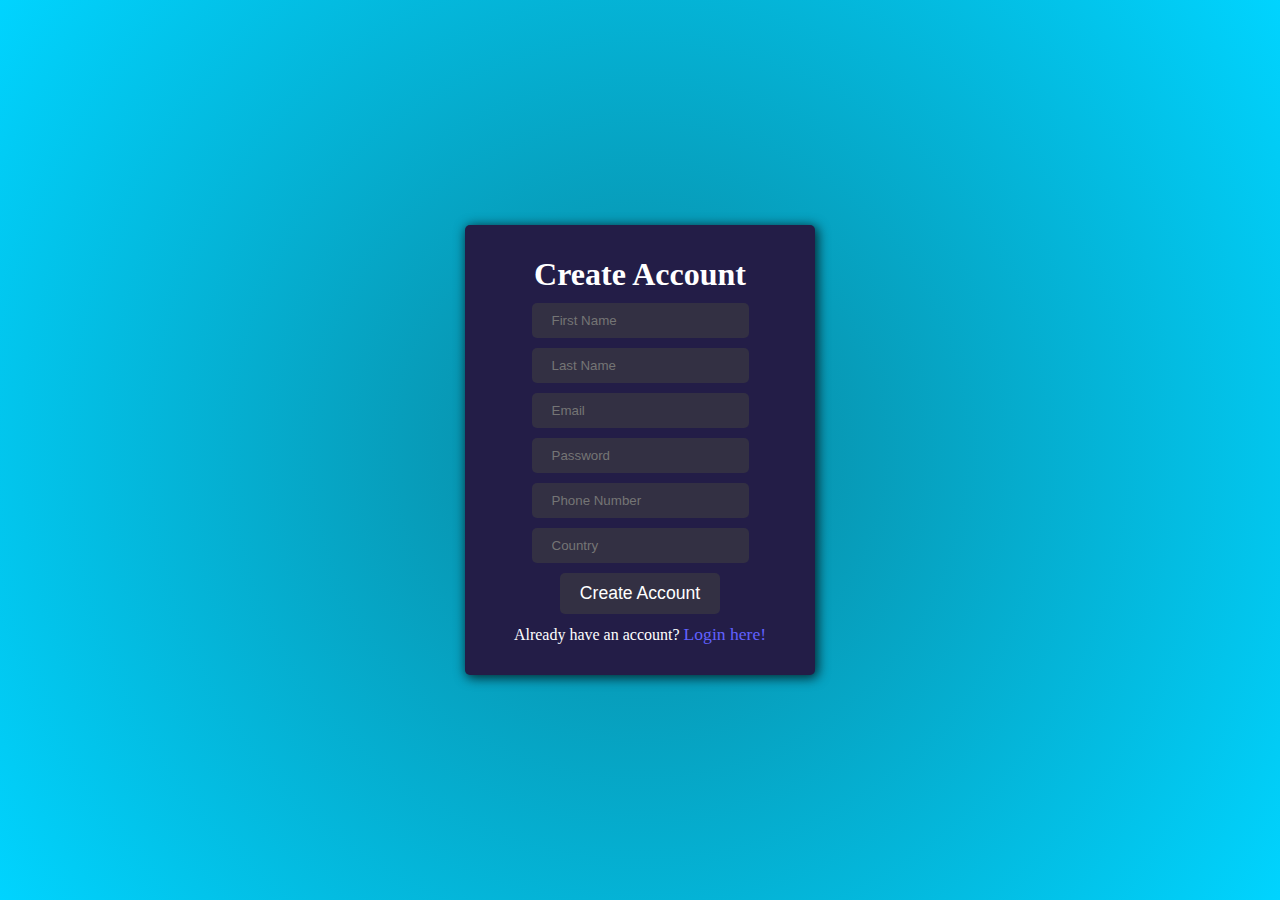
<file: index.html>
<!DOCTYPE html>
<html lang="en">
<head>
    <meta charset="UTF-8">
    <meta name="viewport" content="width=device-width, initial-scale=1.0">
    <title>E-Commerce Site</title>
    <link rel="stylesheet" href="style.css">
    <style>

    </style>
</head>
<body>
    
<div class="main">
    <form id="create-account-form">
        <h1>Create Account</h1>
        <input type="text" id="first-name" placeholder="First Name" required>
        <input type="text" id="last-name" placeholder="Last Name" required>
        <input type="email" id="email" placeholder="Email" required>
        <input type="password" id="password" placeholder="Password" required>
        <input type="tel" id="number" placeholder="Phone Number" required>
        <input type="text" id="country" placeholder="Country" required>
        <input type="submit" id="submit-btn" id="submit-btn" value="Create Account">
        <span>Already have an account? <a href="signIn.html">Login here!</a></span>
    </form>
    <div id="welcome-box" style="display: none;">
        <p id="welcome-text"></p>
        <button id="show-dashboard-btn">Continue</button>
    </div>
</div>

<script src="app.js"></script>
</body>
</html>
</file>
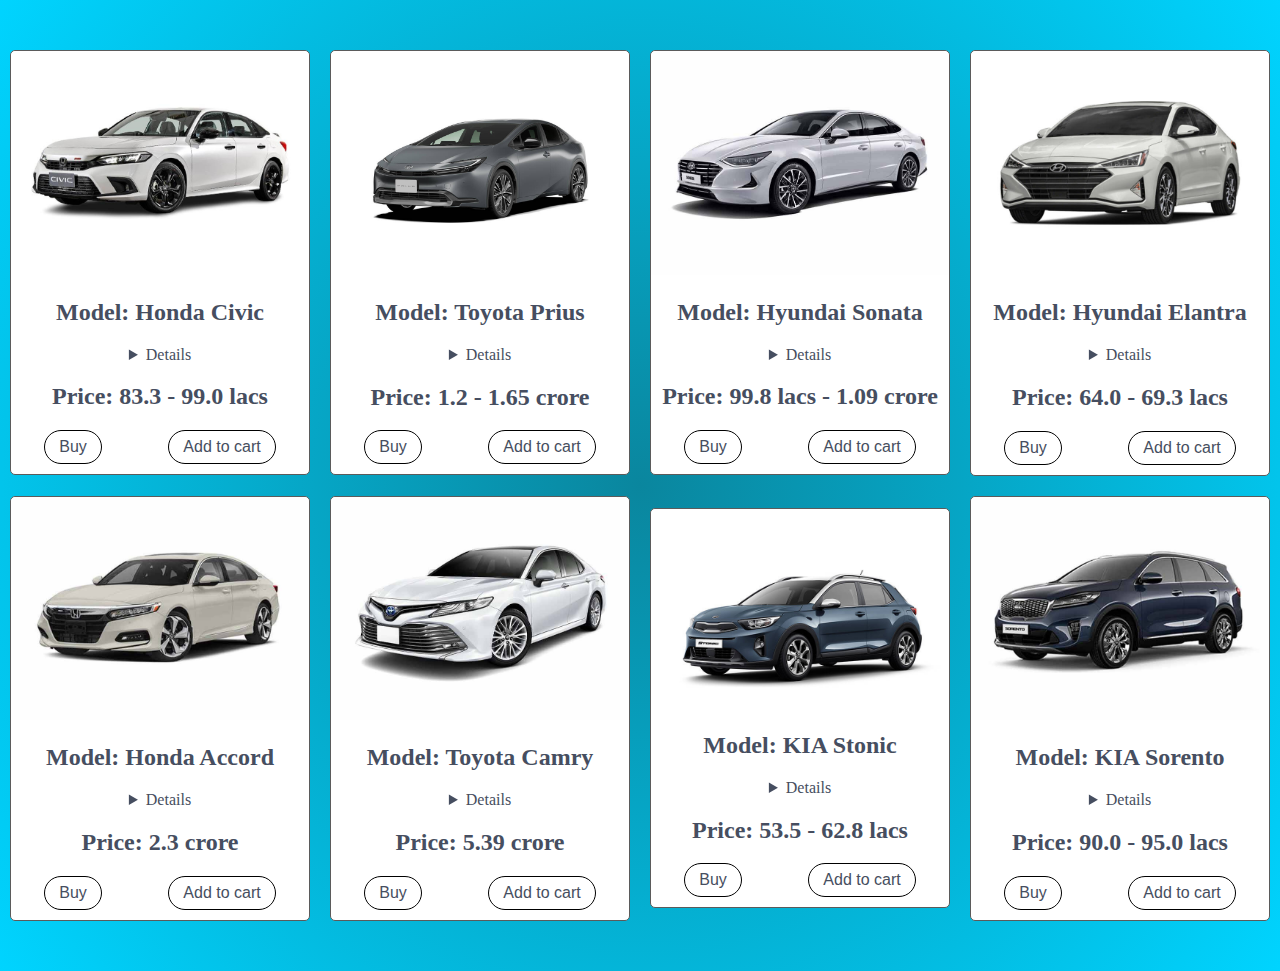
<file: dashboard.html>
<!DOCTYPE html>
<html lang="en">
<head>
    <meta charset="UTF-8">
    <meta name="viewport" content="width=device-width, initial-scale=1.0">
    <title>Dash-Board</title>
    <link rel="stylesheet" href="style.css">
</head>
<body>
    
    <div class="main">

        <div class="card">
            <div class="car-img"><img src="images/civic 2023.jpg" alt="Car Image"></div>
            <div class="title"><h2 >Model: Honda Civic</h2></div>
            <details>
                <div class="details">
                    <h4 class="year">Year: 2024 |</h4>
                    <h4 class="mile-age">Mileage: 11 to 14(KM per LTR) |</h4>
                    <h4 class="fuel_type">Fuel Type: Petrol |</h4>
                    <h4 class="engine">Engine: 1498 CC |</h4>
                    <h4 class="transmission">Transmission: Auto |</h4>
                    <h4 class="color">Color: White</h4>
                </div>
            </details>
            <div class="price"><h2>Price: 83.3 - 99.0 lacs</h2></div>
            <div class="purchase-section">
                <button id="buy-btn">Buy</button>
                <button id="atc-btn">Add to cart</button>
            </div>
        </div>
        <div class="card">
            <div class="car-img"><img src="images/prius 2024.jpg" alt="Car Image"></div>
            <div class="title"><h2 >Model: Toyota Prius</h2></div>
            <details>
                <div class="details">
                    <h4 class="year">Year: 2024 |</h4>
                    <h4 class="mile-age">Mileage: 26 to 31(KM per LTR) |</h4>
                    <h4 class="fuel_type">Fuel Type: Hybrid |</h4>
                    <h4 class="engine">Engine: 1797 cc to 1986 cc |</h4>
                    <h4 class="transmission">Transmission: Auto |</h4>
                    <h4 class="color">Color: Gray</h4>
                </div>
            </details>
            <div class="price"><h2>Price: 1.2 - 1.65 crore</h2></div>
            <div class="purchase-section">
                <button id="buy-btn">Buy</button>
                <button id="atc-btn">Add to cart</button>
            </div>
        </div>
        <div class="card">
            <div class="car-img"><img src="images/sonata 2024.jpg" alt="Car Image"></div>
            <div class="title"><h2 >Model: Hyundai Sonata</h2></div>
            <details>
                <div class="details">
                    <h4 class="year">Year: 2024 |</h4>
                    <h4 class="mile-age">Mileage: 9 to 13(KM per LTR) |</h4>
                    <h4 class="fuel_type">Fuel Type: Petrol |</h4>
                    <h4 class="engine">Engine: 1999 cc to 2497 cc |</h4>
                    <h4 class="transmission">Transmission: Auto |</h4>
                    <h4 class="color">Color: White</h4>
                </div>
            </details>
            <div class="price"><h2>Price: 99.8 lacs - 1.09 crore</h2></div>
            <div class="purchase-section">
                <button id="buy-btn">Buy</button>
                <button id="atc-btn">Add to cart</button>
            </div>
        </div>
        <div class="card">
            <div class="car-img"><img src="images/elantra 2024.jpg" alt="Car Image"></div>
            <div class="title"><h2 >Model: Hyundai Elantra</h2></div>
            <details>
                <div class="details">
                    <h4 class="year">Year: 2024 |</h4>
                    <h4 class="mile-age">Mileage: 12 to 16(KM per LTR) |</h4>
                    <h4 class="fuel_type">Fuel Type: Petrol |</h4>
                    <h4 class="engine">Engine: 1591 cc to 1999 cc |</h4>
                    <h4 class="transmission">Transmission: Auto |</h4>
                    <h4 class="color">Color: White</h4>
                </div>
            </details>
            <div class="price"><h2>Price: 64.0 - 69.3 lacs</h2></div>
            <div class="purchase-section">
                <button id="buy-btn">Buy</button>
                <button id="atc-btn">Add to cart</button>
            </div>
        </div>
        <div class="card">
            <div class="car-img"><img src="images/accord 2024.jpg" alt="Car Image"></div>
            <div class="title"><h2 >Model: Honda Accord</h2></div>
            <details>
                <div class="details">
                    <h4 class="year">Year: 2024 |</h4>
                    <h4 class="mile-age">Mileage: 12 to 14(KM per LTR) |</h4>
                    <h4 class="fuel_type">Fuel Type: Petrol |</h4>
                    <h4 class="engine">Engine: 1498 cc |</h4>
                    <h4 class="transmission">Transmission: Auto |</h4>
                    <h4 class="color">Color: White</h4>
                </div>
            </details>
            <div class="price"><h2>Price: 2.3 crore</h2></div>
            <div class="purchase-section">
                <button id="buy-btn">Buy</button>
                <button id="atc-btn">Add to cart</button>
            </div>
        </div>
        <div class="card">
            <div class="car-img"><img src="images/camry 2024.jpg" alt="Car Image"></div>
            <div class="title"><h2 >Model: Toyota Camry</h2></div>
            <details>
                <div class="details">
                    <h4 class="year">Year: 2024 |</h4>
                    <h4 class="mile-age">Mileage: 18 to 25(KM per LTR) |</h4>
                    <h4 class="fuel_type">Fuel Type: Petrol & Hybrid |</h4>
                    <h4 class="engine">Engine: 2487 cc |</h4>
                    <h4 class="transmission">Transmission: Auto |</h4>
                    <h4 class="color">Color: White</h4>
                </div>
            </details>
            <div class="price"><h2>Price: 5.39 crore</h2></div>
            <div class="purchase-section">
                <button id="buy-btn">Buy</button>
                <button id="atc-btn">Add to cart</button>
            </div>
        </div>
        <div class="card">
            <div class="car-img"><img src="images/stonic 2024.jpg" alt="Car Image"></div>
            <div class="title"><h2 >Model: KIA Stonic</h2></div>
            <details>
                <div class="details">
                    <h4 class="year">Year: 2024 |</h4>
                    <h4 class="mile-age">Mileage: 12 to 16(KM per LTR) |</h4>
                    <h4 class="fuel_type">Fuel Type: Petrol |</h4>
                    <h4 class="engine">Engine: 1368 cc |</h4>
                    <h4 class="transmission">Transmission: Auto |</h4>
                    <h4 class="color">Color: Sporty Blue</h4>
                </div>
            </details>
            <div class="price"><h2>Price: 53.5 - 62.8 lacs</h2></div>
            <div class="purchase-section">
                <button id="buy-btn">Buy</button>
                <button id="atc-btn">Add to cart</button>
            </div>
        </div>
        <div class="card">
            <div class="car-img"><img src="images/sorento 2024.jpg" alt="Car Image"></div>
            <div class="title"><h2 >Model: KIA Sorento</h2></div>
            <details>
                <div class="details">
                    <h4 class="year">Year: 2024 |</h4>
                    <h4 class="mile-age">Mileage: 8 to 11(KM per LTR) |</h4>
                    <h4 class="fuel_type">Fuel Type: Petrol |</h4>
                    <h4 class="engine">Engine: 2359 cc to 3479 cc |</h4>
                    <h4 class="transmission">Transmission: Auto |</h4>
                    <h4 class="color">Color: Dark Blue</h4>
                </div>
            </details>
            <div class="price"><h2>Price: 90.0 - 95.0 lacs</h2></div>
            <div class="purchase-section">
                <button id="buy-btn">Buy</button>
                <button id="atc-btn">Add to cart</button>
            </div>
        </div>

    </div>

    <script src="app.js"></script>
</body>
</html>
</file>
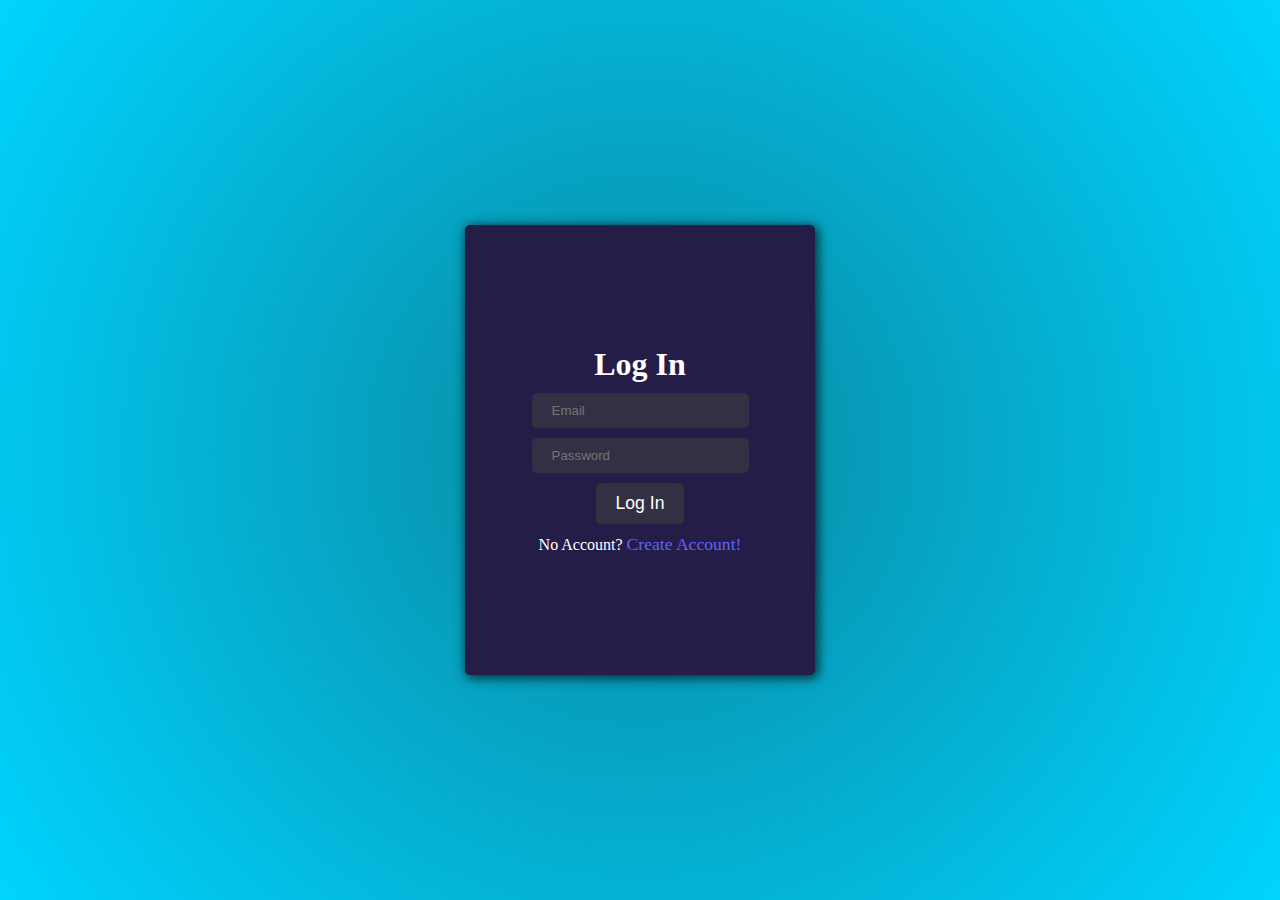
<file: signIn.html>
<!DOCTYPE html>
<html lang="en">
<head>
    <meta charset="UTF-8">
    <meta name="viewport" content="width=device-width, initial-scale=1.0">
    <title>Log-In</title>
    <link rel="stylesheet" href="style.css">
</head>
<body>
    
    <div class="main">
        <form id="signIn-form">
            <h1 id="h1">Log In</h1>
            <p id="warn-text">Please Enter a valid user name or password</p>
            <input id="signIn-email" type="email" name="email" placeholder="Email" required>
            <input id="signIn-password" type="password" name="password" placeholder="Password" required>
            <input type="submit" name="submit-btn" id="submit-btn" value="Log In">
            <span>No Account? <a href="index.html">Create Account!</a></span>
        </form>
    </div>

    <script src="app.js"></script>
</body>
</html>
</file>
<file: style.css>
body,html {
    margin: 0;
    padding: 0;
}
*{
    box-sizing: border-box;
}
/* Create Account & Log In Page style*/
.main {
    background: radial-gradient(circle, rgb(191, 191, 191) 0%, rgb(10, 134, 158) 0%, rgba(0, 212, 255, 1) 100%);
    display: flex;
    justify-content: center;
    align-items: center;
    min-height: 100vh;
    flex-wrap: wrap;
    gap: 20px;
    padding: 50px 0;
}
form {
    display: flex;
    flex-direction: column;
    justify-content: center;
    align-items: center;
    gap: 10px;
    width: 350px;
    height: 450px;
    border-radius: 5px;
    background-color: rgb(35, 29, 71);
    box-shadow: 2px 2px 12px 1px rgba(0, 0, 0, 0.75);
}
form input {
    background-color: rgb(51, 48, 67);
    border: none;
    outline: none;
    border-radius: 5px;
    padding: 10px 20px;
    color: white;
}
#submit-btn {
    font-size: 1.1rem;
    cursor: pointer;
}
form h1 {
    margin: 0;
    color: white;
}
form span {
    color: white;
}
a {
    text-decoration: none;
    color: rgb(97, 97, 255);
    font-size: 1.1rem;
}
#welcome-box{
    flex-direction: column;
    align-items: center;
    padding: 30px 50px;
    background-color: white;
    font-size: 1.6rem;
    width: 350px;
    line-height: 30px;
    border-radius: 5px;
}
#show-dashboard-btn{
    padding: 7px 20px;
    border: none;
    border-radius: 20px;
    font-size: 1.2rem;
    cursor: pointer;
    color: white;
    background-color: rgb(138, 239, 36);

}
#warn-text{
    color: red;
    display: none;
}
/* ----------------- */
/* Dashboard page style  */
.card{
    border: 1px solid rgb(91, 91, 91); 
    border-radius: 5px; 
    background-color: white; 
    color: rgb(70, 78, 96); 
    width: 300px; 
    display: flex; 
    flex-direction: column; 
    align-items: center;
}
.card:hover{
    box-shadow: 1px 1px 10px rgb(84, 84, 84);
    transition: 0.3s;
}
.car-img img{
    width: 100%; 
    border-top-left-radius: 5px; 
    border-top-right-radius: 5px;
}
.purchase-section{
    display: flex; 
    justify-content: space-around; 
    width: 100%; 
    margin-bottom: 10px;
}
button{
    background-color: white;  
    padding: 7px 14px; 
    border: 1px solid black; 
    border-radius: 50px; 
    cursor: pointer; 
    color: rgb(70, 78, 96); 
    font-size: 1rem;
}
</file>
